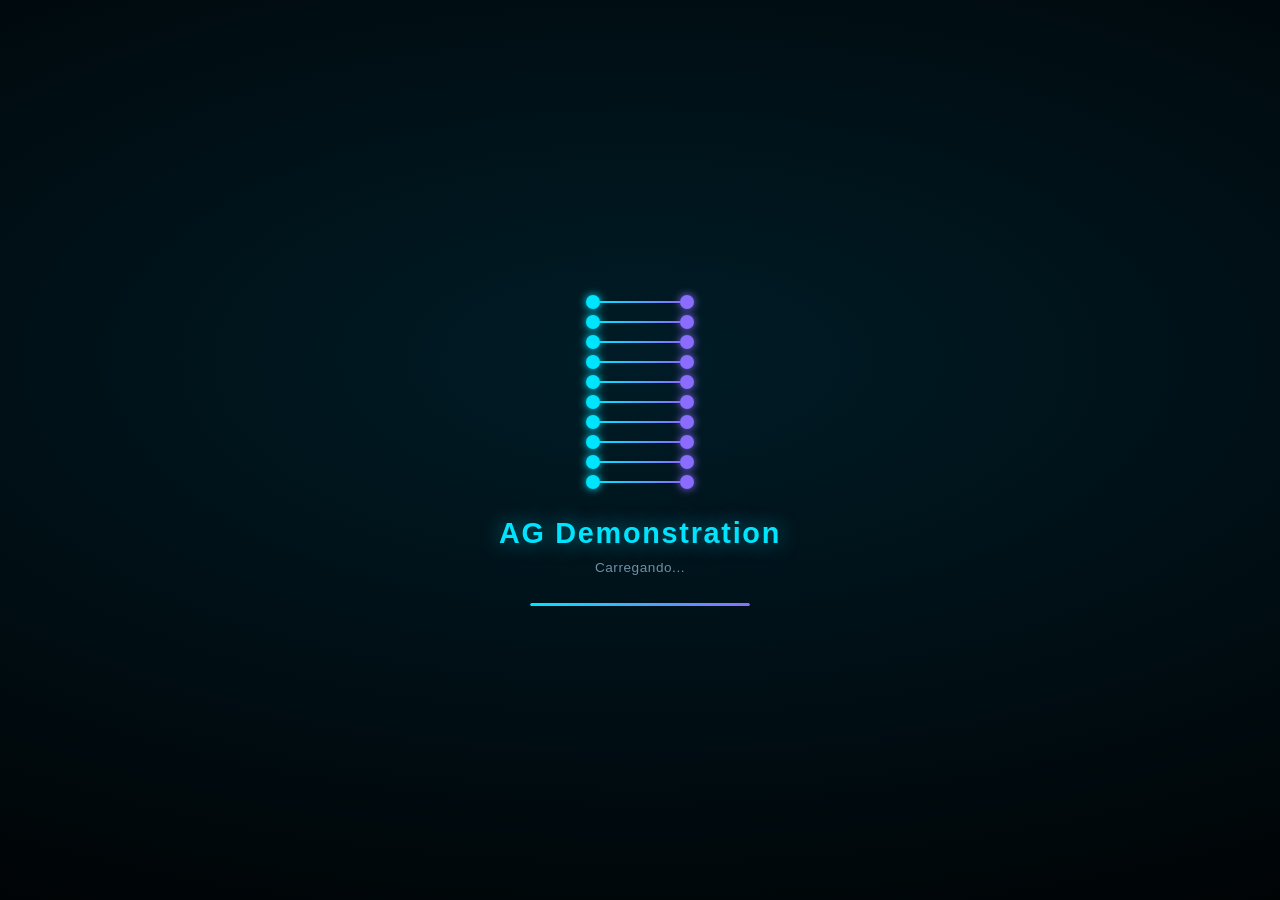
<file: index.html>
<!DOCTYPE html>
<html lang="pt-BR">

<head>
    <meta charset="UTF-8">
    <meta name="viewport" content="width=device-width, initial-scale=1.0">
    <title>AG Demonstration</title>
    <link rel="icon"
        href="data:image/svg+xml,<svg xmlns='http://www.w3.org/2000/svg' viewBox='0 0 100 100'><text y='.9em' font-size='90'>🧬</text></svg>">
    <link rel="stylesheet" href="style.css">
</head>

<body>
    <div id="loading-screen">
        <div class="ls-content">
            <div class="dna-wrap">
                <div class="dna-rung" style="--i:0"><span class="s1"></span><span class="bar"></span><span class="s2"></span></div>
                <div class="dna-rung" style="--i:1"><span class="s1"></span><span class="bar"></span><span class="s2"></span></div>
                <div class="dna-rung" style="--i:2"><span class="s1"></span><span class="bar"></span><span class="s2"></span></div>
                <div class="dna-rung" style="--i:3"><span class="s1"></span><span class="bar"></span><span class="s2"></span></div>
                <div class="dna-rung" style="--i:4"><span class="s1"></span><span class="bar"></span><span class="s2"></span></div>
                <div class="dna-rung" style="--i:5"><span class="s1"></span><span class="bar"></span><span class="s2"></span></div>
                <div class="dna-rung" style="--i:6"><span class="s1"></span><span class="bar"></span><span class="s2"></span></div>
                <div class="dna-rung" style="--i:7"><span class="s1"></span><span class="bar"></span><span class="s2"></span></div>
                <div class="dna-rung" style="--i:8"><span class="s1"></span><span class="bar"></span><span class="s2"></span></div>
                <div class="dna-rung" style="--i:9"><span class="s1"></span><span class="bar"></span><span class="s2"></span></div>
            </div>
            <div class="ls-title">AG Demonstration</div>
            <div class="ls-sub">Carregando...</div>
            <div class="ls-bar"><div class="ls-fill"></div></div>
        </div>
    </div>

    <div id="ui-panel">
        <h2>Algoritmo Genético</h2>
        <div class="control-group">
            <label for="popSize"> População inicial:</label>
            <input type="number" id="popSize" value="150" min="10" max="1000">
        </div>
        <div class="control-group">
            <label for="maxGen">Máximo de gerações:</label>
            <input type="number" id="maxGen" value="20" min="1" max="1000">
        </div>
        <div class="control-group">
            <label for="patience">Convergência:</label>
            <input type="number" id="patience" value="15" min="1" max="100">
        </div>
        <div class="control-group">
            <label for="duration">Tempo de exibição (s):</label>
            <input type="number" id="duration" value="30" min="1" max="60">
        </div>
        <div class="control-group">
            <label for="crossoverRate">Taxa de crossover: <span id="crossoverValue">90%</span></label>
            <input type="range" id="crossoverRate" value="90" min="0" max="100" step="1">
        </div>
        <div class="control-group">
            <label for="mutationRate">Taxa de mutação: <span id="mutationValue">10%</span></label>
            <input type="range" id="mutationRate" value="10" min="0" max="100" step="1">
        </div>
        <div class="control-group">
            <label for="zoomSlider">Zoom: <span id="zoomValue">100%</span></label>
            <input type="range" id="zoomSlider" value="100" min="10" max="500" step="10">
        </div>
        <button id="startBtn">Iniciar evolução</button>
        <a href="v1.html" class="cross-link">🧬 Estudo de caso →</a>
    </div>

    <div id="timeline-container" class="hidden">
        <div class="timeline-info">
            <span id="genLabel">Geração: 0</span>
            <span id="fitnessLabel">Melhor Fitness: 0.00</span>
        </div>
        <input type="range" id="timeline" min="0" max="0" value="0" step="0.01">
    </div>

    <div id="legend-panel">
        <h3>Conceitos genéticos</h3>
        <ul>
            <li>
                <strong>Indivíduo:</strong>
                Uma única solução candidata para o problema. Na simulação, cada indivíduo é representado por um ponto
                colorido na tela.
            </li>

            <li>
                <strong>População:</strong>
                O conjunto de todos os indivíduos existentes em uma geração. Na simulação, corresponde a todos os pontos
                visíveis na tela.
            </li>

            <li>
                <strong>Cromossomo:</strong>
                A estrutura completa que armazena a informação genética de um indivíduo. Neste exemplo, ele contém todos
                os valores necessários para definir sua posição e características.
            </li>

            <li>
                <strong>Gene:</strong>
                Uma unidade de informação dentro do cromossomo. Por exemplo, a coordenada X ou a coordenada Y podem ser
                consideradas genes distintos.
            </li>

            <li>
                <strong>Genótipo:</strong>
                O conjunto de genes que define internamente um indivíduo. É a representação da solução armazenada pelo
                algoritmo, como os valores numéricos das coordenadas.
            </li>

            <li>
                <strong>Fenótipo:</strong>
                A manifestação visível do genótipo no ambiente. Na simulação, corresponde à posição que o indivíduo
                ocupa na tela e ao seu comportamento observável.
            </li>

            <li>
                <strong>Fitness (Aptidão):</strong>
                A medida de qualidade de uma solução. Neste caso, quanto menor a distância até o alvo, maior será o
                fitness do indivíduo.
            </li>

            <li>
                <strong>Melhor Solução:</strong>
                O indivíduo com o maior fitness da geração atual, ou seja, aquele que está mais próximo do objetivo
                definido.
            </li>

            <li>
                <strong>Seleção:</strong>
                Processo de escolha dos indivíduos mais aptos para gerar descendentes e transmitir suas características
                para a próxima geração.
            </li>

            <li>
                <strong>Crossover (Cruzamento):</strong>
                Combinação dos genes de dois indivíduos selecionados para produzir novos indivíduos com características
                herdadas de ambos.
            </li>

            <li>
                <strong>Mutação:</strong>
                Pequena alteração aleatória em um ou mais genes. Ela introduz diversidade genética e ajuda a explorar
                novas soluções.
            </li>

            <li>
                <strong>Geração:</strong>
                Um ciclo completo do algoritmo, composto pela avaliação dos indivíduos e pela criação de uma nova
                população.
            </li>

            <li>
                <strong>Convergência:</strong>
                Estado em que a população deixa de apresentar melhorias significativas, indicando que o algoritmo
                encontrou uma solução próxima do ótimo.
            </li>
        </ul>
    </div>

    <button id="infoBtn" class="info-btn">Sobre</button>

    <dialog id="infoDialog" class="custom-dialog">
        <div class="logo-container">
            <img src="ufg_logo.png" alt="Logo UFG" class="dialog-logo">
        </div>
        <h3>AG Demonstration</h3>
        <p>Este é um trabalho desenvolvido por alunos de graduação da Universidade Federal de Goiás (UFG) para a
            disciplina de Inteligência Computacional ministrada pelo Prof. Dr. Cedric Luiz de Carvalho no semestre
            2026.1. Tem o objetivo de demonstrar a abstração de um Algoritmo Genético em uma interface gráfica
            interativa.</p>
        <button id="closeDialogBtn" class="close-btn">Fechar</button>
    </dialog>

    <dialog id="mobileWarningDialog" class="custom-dialog">
        <h3>Aviso de Visualização</h3>
        <p>Parece que você está acessando através de um celular ou tablet. Para uma melhor experiência com a simulação,
            recomendamos que clique nos 3 pontos do menu do seu navegador e ative a opção <strong>"Versão para
                computador"</strong> (ou "Desktop site").</p>
        <button id="closeMobileWarningBtn" class="close-btn">Entendi</button>
    </dialog>

    <canvas id="canvas"></canvas>
    <script src="app.js"></script>
</body>

</html>
</file>
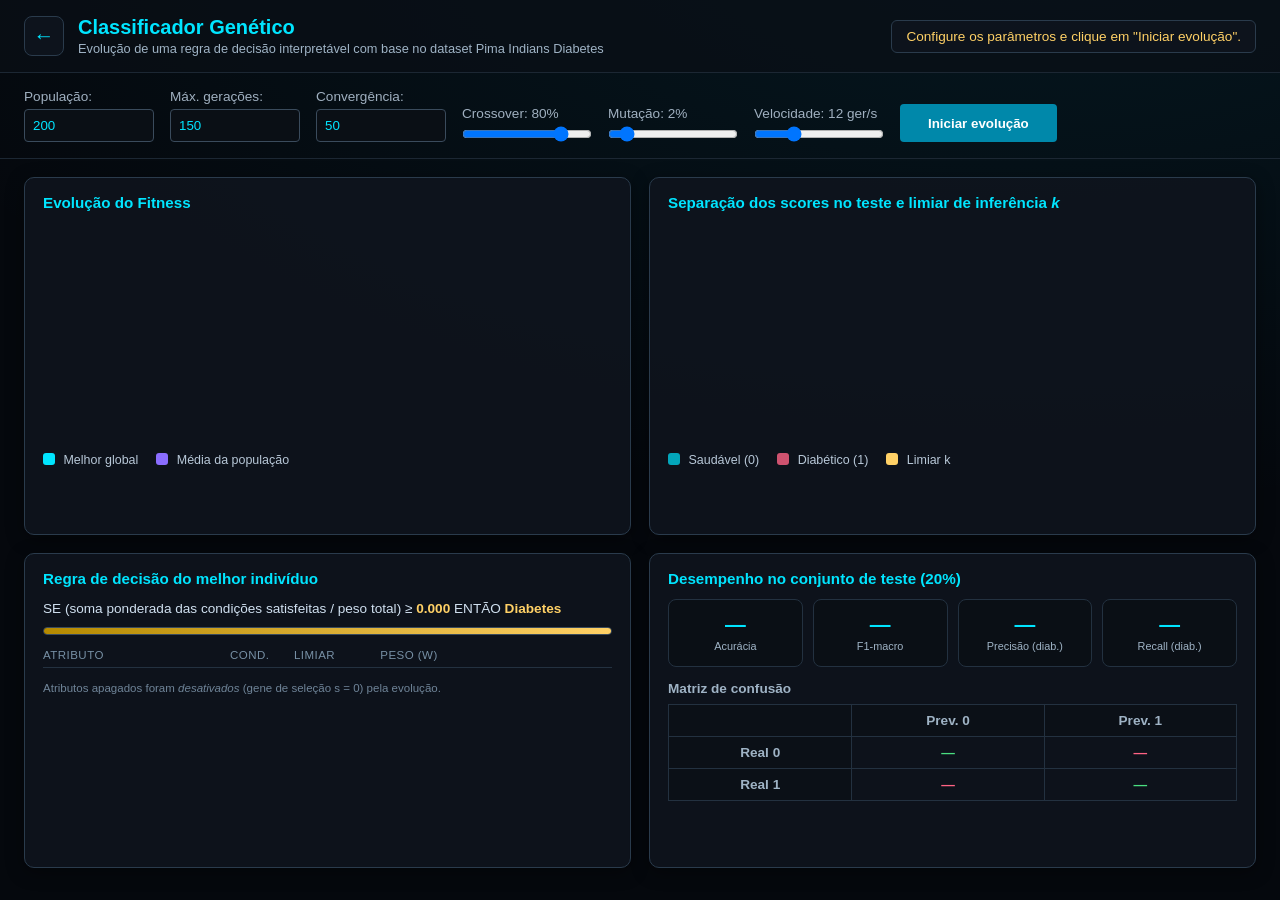
<file: classificador.html>
<!DOCTYPE html>
<html lang="pt-BR">

<head>
    <meta charset="UTF-8">
    <meta name="viewport" content="width=device-width, initial-scale=1.0">
    <title>Aplicação para inferência de diabetes</title>
    <link rel="icon"
        href="data:image/svg+xml,<svg xmlns='http://www.w3.org/2000/svg' viewBox='0 0 100 100'><text y='.9em' font-size='90'>🧬</text></svg>">
    <link rel="stylesheet" href="style.css">
    <link rel="stylesheet" href="classificador.css">
</head>

<body class="classificador-page">
    <header id="cls-header">
        <div class="cls-title">
            <a href="index.html" class="cls-back" title="Voltar à demonstração visual">←</a>
            <div>
                <h1>Classificador Genético</h1>
                <p>Evolução de uma regra de decisão interpretável com base no dataset Pima Indians Diabetes</p>
            </div>
        </div>
        <div id="cls-status">Configure os parâmetros e clique em "Iniciar evolução".</div>
    </header>

    <div id="cls-controls">
        <div class="control-group">
            <label for="clsPop">População:</label>
            <input type="number" id="clsPop" value="200" min="10" max="500">
        </div>
        <div class="control-group">
            <label for="clsGen">Máx. gerações:</label>
            <input type="number" id="clsGen" value="150" min="1" max="500">
        </div>
        <div class="control-group">
            <label for="clsPatience">Convergência:</label>
            <input type="number" id="clsPatience" value="50" min="10" max="200">
        </div>
        <div class="control-group">
            <label for="clsCrossover">Crossover: <span id="clsCrossoverVal">80%</span></label>
            <input type="range" id="clsCrossover" value="80" min="0" max="100" step="1">
        </div>
        <div class="control-group">
            <label for="clsMutation">Mutação: <span id="clsMutationVal">2%</span></label>
            <input type="range" id="clsMutation" value="2" min="0" max="20" step="1">
        </div>
        <div class="control-group">
            <label for="clsSpeed">Velocidade: <span id="clsSpeedVal">12 ger/s</span></label>
            <input type="range" id="clsSpeed" value="12" min="1" max="40" step="1">
        </div>
        <button id="clsStartBtn">Iniciar evolução</button>
    </div>

    <main id="cls-dashboard">
        <!-- Curva de fitness -->
        <section class="cls-card">
            <h2>Evolução do Fitness</h2>
            <canvas id="fitnessCanvas"></canvas>
            <div class="cls-legend-inline">
                <span><i class="dot dot-best"></i> Melhor global</span>
                <span><i class="dot dot-avg"></i> Média da população</span>
            </div>
        </section>

        <!-- Histograma de scores -->
        <section class="cls-card">
            <h2>Separação dos scores no teste e limiar de inferência <em>k</em></h2>
            <canvas id="histCanvas"></canvas>
            <div class="cls-legend-inline">
                <span><i class="dot dot-healthy"></i> Saudável (0)</span>
                <span><i class="dot dot-diab"></i> Diabético (1)</span>
                <span><i class="dot dot-k"></i> Limiar k</span>
            </div>
        </section>

        <!-- Regra de decisão evoluída -->
        <section class="cls-card cls-rule">
            <h2>Regra de decisão do melhor indivíduo</h2>
            <p class="cls-rule-intro">SE (soma ponderada das condições satisfeitas / peso total) &ge;
                <strong id="kValue">0.000</strong> ENTÃO <strong>Diabetes</strong></p>
            <div class="rule-kbar"><span class="rule-kfill" id="kFill"></span></div>
            <div class="rule-head">
                <span>Atributo</span><span>cond.</span><span>limiar</span><span>peso (w)</span><span></span>
            </div>
            <div id="ruleRows"></div>
            <p class="cls-hint">Atributos apagados foram <em>desativados</em> (gene de seleção s = 0) pela evolução.</p>
        </section>

        <!-- Métricas de teste -->
        <section class="cls-card cls-metrics">
            <h2>Desempenho no conjunto de teste (20%)</h2>
            <div class="metrics-grid">
                <div class="metric"><span id="mAcc">—</span><label>Acurácia</label></div>
                <div class="metric"><span id="mF1">—</span><label>F1-macro</label></div>
                <div class="metric"><span id="mPrec">—</span><label>Precisão (diab.)</label></div>
                <div class="metric"><span id="mRec">—</span><label>Recall (diab.)</label></div>
            </div>
            <h3>Matriz de confusão</h3>
            <table class="cm">
                <tr><th></th><th>Prev. 0</th><th>Prev. 1</th></tr>
                <tr><th>Real 0</th><td class="cm-ok" id="cmTN">—</td><td class="cm-bad" id="cmFP">—</td></tr>
                <tr><th>Real 1</th><td class="cm-bad" id="cmFN">—</td><td class="cm-ok" id="cmTP">—</td></tr>
            </table>
        </section>
    </main>

    <script src="classificador.js"></script>
</body>

</html>
</file>
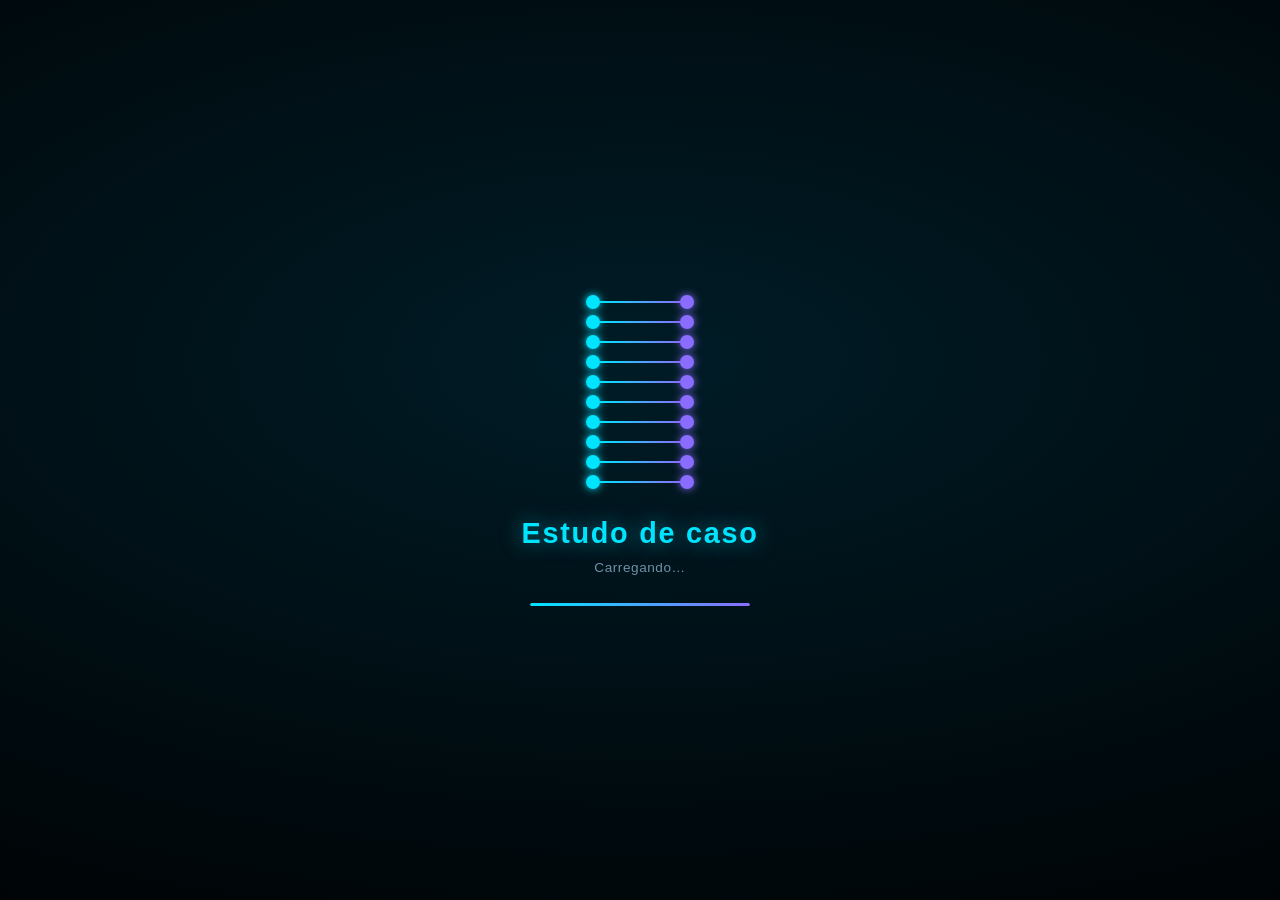
<file: v1.html>
<!DOCTYPE html>
<html lang="pt-BR">

<head>
    <meta charset="UTF-8">
    <meta name="viewport" content="width=device-width, initial-scale=1.0">
    <title>Aplicação para inferência de diabetes</title>
    <link rel="icon"
        href="data:image/svg+xml,<svg xmlns='http://www.w3.org/2000/svg' viewBox='0 0 100 100'><text y='.9em' font-size='90'>🧬</text></svg>">
    <link rel="stylesheet" href="style.css">
    <link rel="stylesheet" href="classificador.css">
</head>

<body class="classificador-page">
    <div id="loading-screen">
        <div class="ls-content">
            <div class="dna-wrap">
                <div class="dna-rung" style="--i:0"><span class="s1"></span><span class="bar"></span><span
                        class="s2"></span></div>
                <div class="dna-rung" style="--i:1"><span class="s1"></span><span class="bar"></span><span
                        class="s2"></span></div>
                <div class="dna-rung" style="--i:2"><span class="s1"></span><span class="bar"></span><span
                        class="s2"></span></div>
                <div class="dna-rung" style="--i:3"><span class="s1"></span><span class="bar"></span><span
                        class="s2"></span></div>
                <div class="dna-rung" style="--i:4"><span class="s1"></span><span class="bar"></span><span
                        class="s2"></span></div>
                <div class="dna-rung" style="--i:5"><span class="s1"></span><span class="bar"></span><span
                        class="s2"></span></div>
                <div class="dna-rung" style="--i:6"><span class="s1"></span><span class="bar"></span><span
                        class="s2"></span></div>
                <div class="dna-rung" style="--i:7"><span class="s1"></span><span class="bar"></span><span
                        class="s2"></span></div>
                <div class="dna-rung" style="--i:8"><span class="s1"></span><span class="bar"></span><span
                        class="s2"></span></div>
                <div class="dna-rung" style="--i:9"><span class="s1"></span><span class="bar"></span><span
                        class="s2"></span></div>
            </div>
            <div class="ls-title">Estudo de caso</div>
            <div class="ls-sub">Carregando…</div>
            <div class="ls-bar">
                <div class="ls-fill"></div>
            </div>
        </div>
    </div>

    <header id="cls-header">
        <div class="cls-title">
            <a href="index.html" class="cls-back" title="Voltar à demonstração visual">←</a>
            <div>
                <h1>Estudo de caso</h1>
                <p>Evolução de uma regra de decisão interpretável com base no dataset Pima Indians Diabetes</p>
            </div>
        </div>
        <div id="cls-status">Configure os parâmetros e clique em "Iniciar evolução".</div>
    </header>

    <div id="cls-controls">
        <div class="control-group">
            <label for="clsPop">População:</label>
            <input type="number" id="clsPop" value="200" min="10" max="500">
        </div>
        <div class="control-group">
            <label for="clsGen">Máx. gerações:</label>
            <input type="number" id="clsGen" value="150" min="1" max="500">
        </div>
        <div class="control-group">
            <label for="clsPatience">Convergência:</label>
            <input type="number" id="clsPatience" value="50" min="10" max="200">
        </div>
        <div class="control-group">
            <label for="clsCrossover">Crossover: <span id="clsCrossoverVal">80%</span></label>
            <input type="range" id="clsCrossover" value="80" min="0" max="100" step="1">
        </div>
        <div class="control-group">
            <label for="clsMutation">Mutação: <span id="clsMutationVal">2%</span></label>
            <input type="range" id="clsMutation" value="2" min="0" max="20" step="1">
        </div>
        <div class="control-group">
            <label for="clsSpeed">Velocidade: <span id="clsSpeedVal">12 ger/s</span></label>
            <input type="range" id="clsSpeed" value="12" min="1" max="40" step="1">
        </div>
        <button id="clsStartBtn">Iniciar evolução</button>
    </div>

    <main id="cls-dashboard">
        <section class="cls-card">
            <h2>Evolução do Fitness</h2>
            <canvas id="fitnessCanvas"></canvas>
            <div class="cls-legend-inline">
                <span><i class="dot dot-best"></i> Melhor global</span>
                <span><i class="dot dot-avg"></i> Média da população</span>
            </div>
        </section>

        <section class="cls-card">
            <h2>Distribuição dos scores por classe real</h2>
            <canvas id="histCanvas"></canvas>
            <div class="cls-legend-inline">
                <span><i class="dot dot-healthy"></i> Saudável correto (TN)</span>
                <span><i class="dot dot-diab"></i> Diabético correto (TP)</span>
                <span><i class="dot dot-err"></i> Erro (FP / FN)</span>
                <span><i class="dot dot-k"></i> Limiar k</span>
            </div>
        </section>

        <section class="cls-card cls-rule">
            <h2>Regra de decisão do melhor indivíduo</h2>
            <p class="cls-rule-intro">SE (soma ponderada das condições satisfeitas / peso total) &ge;
                <strong id="kValue">0.000</strong> ENTÃO <strong>Diabetes</strong>
            </p>
            <div class="rule-kbar"><span class="rule-kfill" id="kFill"></span></div>
            <div class="rule-head">
                <span>Atributo</span><span>cond.</span><span>limiar</span><span>peso (w)</span><span></span>
            </div>
            <div id="ruleRows"></div>
            <p class="cls-hint">Atributos apagados foram <em>desativados</em> (gene de seleção s = 0) pela evolução.</p>
        </section>

        <section class="cls-card cls-metrics">
            <h2>Desempenho no conjunto de teste (20%)</h2>
            <div class="metrics-grid">
                <div class="metric"><span id="mAcc">—</span><label>Acurácia</label></div>
                <div class="metric"><span id="mF1">—</span><label>F1-macro</label></div>
                <div class="metric"><span id="mPrec">—</span><label>Precisão (diab.)</label></div>
                <div class="metric"><span id="mRec">—</span><label>Recall (diab.)</label></div>
            </div>
            <h3>Matriz de confusão</h3>
            <table class="cm">
                <tr>
                    <th></th>
                    <th>Prev. 0</th>
                    <th>Prev. 1</th>
                </tr>
                <tr>
                    <th>Real 0</th>
                    <td class="cm-ok" id="cmTN">—</td>
                    <td class="cm-bad" id="cmFP">—</td>
                </tr>
                <tr>
                    <th>Real 1</th>
                    <td class="cm-bad" id="cmFN">—</td>
                    <td class="cm-ok" id="cmTP">—</td>
                </tr>
            </table>
        </section>
    </main>

    <script src="classificador.js"></script>
</body>

</html>
</file>
<file: style.css>
* {
    box-sizing: border-box;
    margin: 0;
    padding: 0;
}

body, html {
    width: 100%;
    height: 100%;
    background-color: #000000;
    font-family: 'Segoe UI', Tahoma, Geneva, Verdana, sans-serif;
    overflow: hidden;
    color: #ffffff;
    transition: opacity 0.4s ease;
}

body.page-exit {
    opacity: 0;
}

#canvas {
    display: block;
    width: 100%;
    height: 100%;
    position: absolute;
    top: 0;
    left: 0;
    z-index: 1;
}

#ui-panel {
    position: absolute;
    top: 20px;
    left: 20px;
    background: rgba(15, 20, 30, 0.85);
    border: 1px solid #2a3b4c;
    padding: 20px;
    border-radius: 8px;
    z-index: 10;
    width: 300px;
    box-shadow: 0 4px 15px rgba(0, 0, 0, 0.5);
    backdrop-filter: blur(5px);
}

#ui-panel h2 {
    margin-bottom: 20px;
    font-size: 1.2rem;
    color: #00e5ff;
}

.control-group {
    margin-bottom: 15px;
    display: flex;
    flex-direction: column;
}

.control-group label {
    font-size: 0.85rem;
    margin-bottom: 5px;
    color: #a0b0c0;
}

.control-group input {
    padding: 8px;
    background: #0a0f15;
    border: 1px solid #3a4b5c;
    color: #00e5ff;
    border-radius: 4px;
}

.control-group input[type="range"] {
    padding: 0;
    background: transparent;
    border: none;
}

button {
    width: 100%;
    padding: 10px;
    background: #0088aa;
    border: none;
    color: white;
    border-radius: 4px;
    cursor: pointer;
    font-weight: bold;
    transition: background 0.2s;
}

button:hover {
    background: #00aacc;
}

#legend-panel {
    position: absolute;
    top: 20px;
    right: 20px;
    background: rgba(15, 20, 30, 0.85);
    border: 1px solid #2a3b4c;
    padding: 20px;
    border-radius: 8px;
    z-index: 10;
    width: 320px;
    max-height: 80vh;
    overflow-y: auto;
    box-shadow: 0 4px 15px rgba(0, 0, 0, 0.5);
    backdrop-filter: blur(5px);
}

#legend-panel h3 {
    margin-bottom: 15px;
    font-size: 1.1rem;
    color: #00e5ff;
}

#legend-panel ul {
    list-style-type: none;
}

#legend-panel li {
    font-size: 0.85rem;
    margin-bottom: 10px;
    color: #d0e0f0;
    line-height: 1.4;
}

#legend-panel li strong {
    color: #ffffff;
}

#legend-panel::-webkit-scrollbar {
    width: 6px;
}

#legend-panel::-webkit-scrollbar-track {
    background: rgba(0, 0, 0, 0.3);
    border-radius: 4px;
}

#legend-panel::-webkit-scrollbar-thumb {
    background: #0088aa;
    border-radius: 4px;
}

#legend-panel::-webkit-scrollbar-thumb:hover {
    background: #00aacc;
}

#timeline-container {
    position: absolute;
    bottom: 30px;
    left: 50%;
    transform: translateX(-50%);
    width: 70%;
    background: rgba(15, 20, 30, 0.85);
    padding: 15px 25px;
    border-radius: 8px;
    z-index: 10;
    border: 1px solid #2a3b4c;
}

.timeline-info {
    display: flex;
    justify-content: space-between;
    margin-bottom: 10px;
    font-size: 0.9rem;
    font-weight: bold;
    color: #00e5ff;
}

input[type=range] {
    width: 100%;
    cursor: pointer;
}

.hidden {
    display: none !important;
}

.info-btn {
    position: absolute;
    bottom: 30px;
    left: 20px;
    width: auto;
    padding: 10px 20px;
    z-index: 10;
    background: rgba(15, 20, 30, 0.85);
    border: 1px solid #2a3b4c;
    box-shadow: 0 4px 15px rgba(0, 0, 0, 0.5);
}

.info-btn:hover {
    background: rgba(30, 45, 65, 0.95);
}

.custom-dialog {
    position: fixed;
    top: 50%;
    left: 50%;
    transform: translate(-50%, -50%);
    background: rgba(15, 20, 30, 0.95);
    border: 1px solid #2a3b4c;
    padding: 30px;
    border-radius: 8px;
    width: 450px;
    text-align: center;
    box-shadow: 0 4px 25px rgba(0, 0, 0, 0.8);
    color: #ffffff;
    z-index: 100;
}

.custom-dialog::backdrop {
    background: rgba(0, 0, 0, 0.7);
    backdrop-filter: blur(3px);
}

.logo-container {
    background: #ffffff;
    padding: 15px 20px;
    border-radius: 8px;
    margin-bottom: 20px;
    display: inline-block;
}

.dialog-logo {
    max-width: 250px;
    display: block;
}

.custom-dialog h3 {
    color: #00e5ff;
    margin-bottom: 15px;
}

.custom-dialog p {
    color: #d0e0f0;
    line-height: 1.5;
    margin-bottom: 25px;
    font-size: 0.95rem;
}

.close-btn {
    background: #cc3333;
}

.close-btn:hover {
    background: #ff4444;
}

/* ===== Loading Screen ===== */
#loading-screen {
    position: fixed;
    inset: 0;
    z-index: 999;
    display: flex;
    align-items: center;
    justify-content: center;
    background: radial-gradient(ellipse 120% 80% at 50% 40%, rgba(0,80,110,0.35), transparent),
                #000;
    transition: opacity 0.6s ease;
}

#loading-screen.fade-out {
    opacity: 0;
    pointer-events: none;
}

.ls-content {
    display: flex;
    flex-direction: column;
    align-items: center;
    gap: 28px;
}

.dna-wrap {
    display: flex;
    flex-direction: column;
    align-items: center;
    gap: 6px;
}

.dna-rung {
    display: flex;
    align-items: center;
    gap: 0;
    --delay: calc(var(--i) * 0.12s);
}

.s1, .s2 {
    width: 14px;
    height: 14px;
    border-radius: 50%;
    flex-shrink: 0;
}

.s1 {
    background: #00e5ff;
    box-shadow: 0 0 8px #00e5ff;
    animation: helix-s1 1.2s calc(var(--delay)) infinite ease-in-out;
}

.s2 {
    background: #8a6dff;
    box-shadow: 0 0 8px #8a6dff;
    animation: helix-s2 1.2s calc(var(--delay)) infinite ease-in-out;
}

.bar {
    flex: 1;
    width: 80px;
    height: 2px;
    background: linear-gradient(90deg, #00e5ff, #8a6dff);
    animation: helix-bar 1.2s calc(var(--delay)) infinite ease-in-out;
    transform-origin: center;
}

@keyframes helix-s1 {
    0%, 100% { transform: scale(1);   opacity: 1;    background: #00e5ff; box-shadow: 0 0 10px #00e5ff; }
    50%       { transform: scale(0.3); opacity: 0.25; background: #8a6dff; box-shadow: 0 0 4px  #8a6dff; }
}

@keyframes helix-s2 {
    0%, 100% { transform: scale(0.3); opacity: 0.25; background: #00e5ff; box-shadow: 0 0 4px  #00e5ff; }
    50%       { transform: scale(1);   opacity: 1;    background: #8a6dff; box-shadow: 0 0 10px #8a6dff; }
}

@keyframes helix-bar {
    0%, 100% { opacity: 0.7; transform: scaleX(1); }
    50%       { opacity: 0.2; transform: scaleX(0.5); }
}

.ls-title {
    font-size: 1.8rem;
    font-weight: 700;
    color: #00e5ff;
    letter-spacing: 0.06em;
    text-shadow: 0 0 20px rgba(0, 229, 255, 0.5);
}

.ls-sub {
    font-size: 0.85rem;
    color: #7090a8;
    letter-spacing: 0.04em;
    margin-top: -18px;
}

.ls-bar {
    width: 220px;
    height: 3px;
    background: rgba(255,255,255,0.08);
    border-radius: 2px;
    overflow: hidden;
}

.ls-fill {
    height: 100%;
    width: 0%;
    background: linear-gradient(90deg, #00e5ff, #8a6dff);
    border-radius: 2px;
    animation: ls-progress 2.2s ease-out forwards;
    box-shadow: 0 0 8px #00e5ff;
}

@keyframes ls-progress {
    0%   { width: 0%; }
    60%  { width: 75%; }
    100% { width: 100%; }
}

.cross-link {
    display: block;
    text-align: center;
    margin-top: 10px;
    padding: 10px;
    background: rgba(138, 109, 255, 0.18);
    border: 1px solid #5a4b9c;
    color: #c9bcff;
    border-radius: 4px;
    text-decoration: none;
    font-weight: bold;
    font-size: 0.9rem;
    transition: background 0.2s;
}

.cross-link:hover {
    background: rgba(138, 109, 255, 0.32);
}
</file>
<file: classificador.css>
.classificador-page {
    overflow: auto;
    display: flex;
    flex-direction: column;
    min-height: 100%;
    background:
        radial-gradient(1200px 600px at 80% -10%, rgba(0, 136, 170, 0.12), transparent),
        #05080d;
    transition: opacity 0.4s ease;
}

.classificador-page.page-exit {
    opacity: 0;
}

#cls-header {
    display: flex;
    align-items: center;
    justify-content: space-between;
    gap: 20px;
    flex-wrap: wrap;
    padding: 16px 24px;
    border-bottom: 1px solid #1c2733;
    background: rgba(10, 15, 22, 0.7);
}

.cls-title {
    display: flex;
    align-items: center;
    gap: 14px;
}

.cls-back {
    display: flex;
    align-items: center;
    justify-content: center;
    width: 40px;
    height: 40px;
    border-radius: 8px;
    border: 1px solid #2a3b4c;
    background: rgba(15, 20, 30, 0.85);
    color: #00e5ff;
    font-size: 1.3rem;
    text-decoration: none;
    transition: background 0.2s;
}

.cls-back:hover {
    background: rgba(30, 45, 65, 0.95);
}

#cls-header h1 {
    font-size: 1.25rem;
    color: #00e5ff;
}

#cls-header p {
    font-size: 0.8rem;
    color: #9fb3c5;
    margin-top: 2px;
}

#cls-status {
    font-size: 0.85rem;
    color: #ffd166;
    background: rgba(15, 20, 30, 0.85);
    border: 1px solid #2a3b4c;
    padding: 8px 14px;
    border-radius: 6px;
    max-width: 100%;
}

#cls-controls {
    display: flex;
    flex-wrap: wrap;
    align-items: flex-end;
    gap: 16px;
    padding: 16px 24px;
    border-bottom: 1px solid #1c2733;
}

#cls-controls .control-group {
    margin-bottom: 0;
    min-width: 130px;
    flex: 0 0 auto;
}

#cls-controls button {
    width: auto;
    padding: 10px 28px;
    align-self: flex-end;
    height: 38px;
}

#cls-dashboard {
    display: grid;
    grid-template-columns: 1fr 1fr;
    gap: 18px;
    padding: 18px 24px 32px;
    flex: 1;
}

.cls-card {
    background: rgba(15, 20, 30, 0.85);
    border: 1px solid #2a3b4c;
    border-radius: 10px;
    padding: 16px 18px;
    box-shadow: 0 4px 18px rgba(0, 0, 0, 0.4);
    display: flex;
    flex-direction: column;
}

.cls-card h2 {
    font-size: 0.95rem;
    color: #00e5ff;
    margin-bottom: 12px;
}

.cls-card h3 {
    font-size: 0.85rem;
    color: #9fb3c5;
    margin: 14px 0 8px;
}

#fitnessCanvas,
#histCanvas {
    width: 100%;
    height: 220px;
    display: block;
}

.cls-legend-inline {
    display: flex;
    gap: 18px;
    margin-top: 10px;
    font-size: 0.78rem;
    color: #b8c8d8;
    flex-wrap: wrap;
}

.dot {
    display: inline-block;
    width: 12px;
    height: 12px;
    border-radius: 3px;
    margin-right: 5px;
    vertical-align: -1px;
}

.dot-best { background: #00e5ff; }
.dot-avg { background: #8a6dff; }
.dot-healthy { background: rgba(0, 229, 255, 0.7); }
.dot-diab { background: rgba(255, 99, 132, 0.8); }
.dot-err { background: transparent; border: 2px solid #ffb300; }
.dot-k { background: #ffd166; }

.cls-rule-intro {
    font-size: 0.85rem;
    color: #d0e0f0;
    line-height: 1.5;
    margin-bottom: 8px;
}

.cls-rule-intro strong { color: #ffd166; }

.rule-kbar {
    height: 8px;
    background: #0a0f15;
    border: 1px solid #3a4b5c;
    border-radius: 4px;
    overflow: hidden;
    margin-bottom: 14px;
}

.rule-kfill {
    display: block;
    height: 100%;
    background: linear-gradient(90deg, #b58a00, #ffd166);
    transition: width 0.25s ease;
}

.rule-head,
.rule-row {
    display: grid;
    grid-template-columns: 1.6fr 0.5fr 0.7fr 1.4fr 0.6fr;
    align-items: center;
    gap: 8px;
    font-size: 0.82rem;
}

.rule-head {
    color: #7790a5;
    font-size: 0.72rem;
    text-transform: uppercase;
    letter-spacing: 0.04em;
    padding-bottom: 6px;
    border-bottom: 1px solid #233140;
    margin-bottom: 4px;
}

.rule-row {
    padding: 5px 0;
    border-bottom: 1px solid rgba(35, 49, 64, 0.5);
    transition: opacity 0.25s ease;
}

.rule-feat {
    display: flex;
    flex-direction: column;
    color: #e6f0fa;
    line-height: 1.1;
}

.rule-feat small {
    color: #6f8498;
    font-size: 0.65rem;
}

.rule-op {
    font-weight: bold;
    color: #00e5ff;
    font-size: 1rem;
    text-align: center;
}

.rule-thr {
    color: #d0e0f0;
    font-variant-numeric: tabular-nums;
}

.rule-wbar {
    height: 8px;
    background: #0a0f15;
    border: 1px solid #3a4b5c;
    border-radius: 4px;
    overflow: hidden;
}

.rule-wfill {
    display: block;
    height: 100%;
    background: linear-gradient(90deg, #006c87, #00e5ff);
    transition: width 0.25s ease;
}

.rule-wval {
    color: #9fb3c5;
    text-align: right;
    font-variant-numeric: tabular-nums;
}

.rule-row.inactive {
    opacity: 0.28;
}

.cls-hint {
    font-size: 0.72rem;
    color: #6f8498;
    margin-top: 10px;
}

.metrics-grid {
    display: grid;
    grid-template-columns: repeat(4, 1fr);
    gap: 10px;
}

.metric {
    background: #0a0f15;
    border: 1px solid #233140;
    border-radius: 8px;
    padding: 12px 8px;
    text-align: center;
}

.metric span {
    display: block;
    font-size: 1.3rem;
    font-weight: bold;
    color: #00e5ff;
    font-variant-numeric: tabular-nums;
}

.metric label {
    font-size: 0.68rem;
    color: #9fb3c5;
}

.cm {
    border-collapse: collapse;
    font-size: 0.85rem;
}

.cm th,
.cm td {
    border: 1px solid #233140;
    padding: 8px 16px;
    text-align: center;
}

.cm th {
    color: #9fb3c5;
    font-weight: 600;
    background: rgba(10, 15, 21, 0.6);
}

.cm td {
    font-variant-numeric: tabular-nums;
    font-weight: bold;
}

.cm-ok { color: #4ade80; }
.cm-bad { color: #ff6384; }

@media (max-width: 900px) {
    #cls-dashboard {
        grid-template-columns: 1fr;
    }
}
</file>
